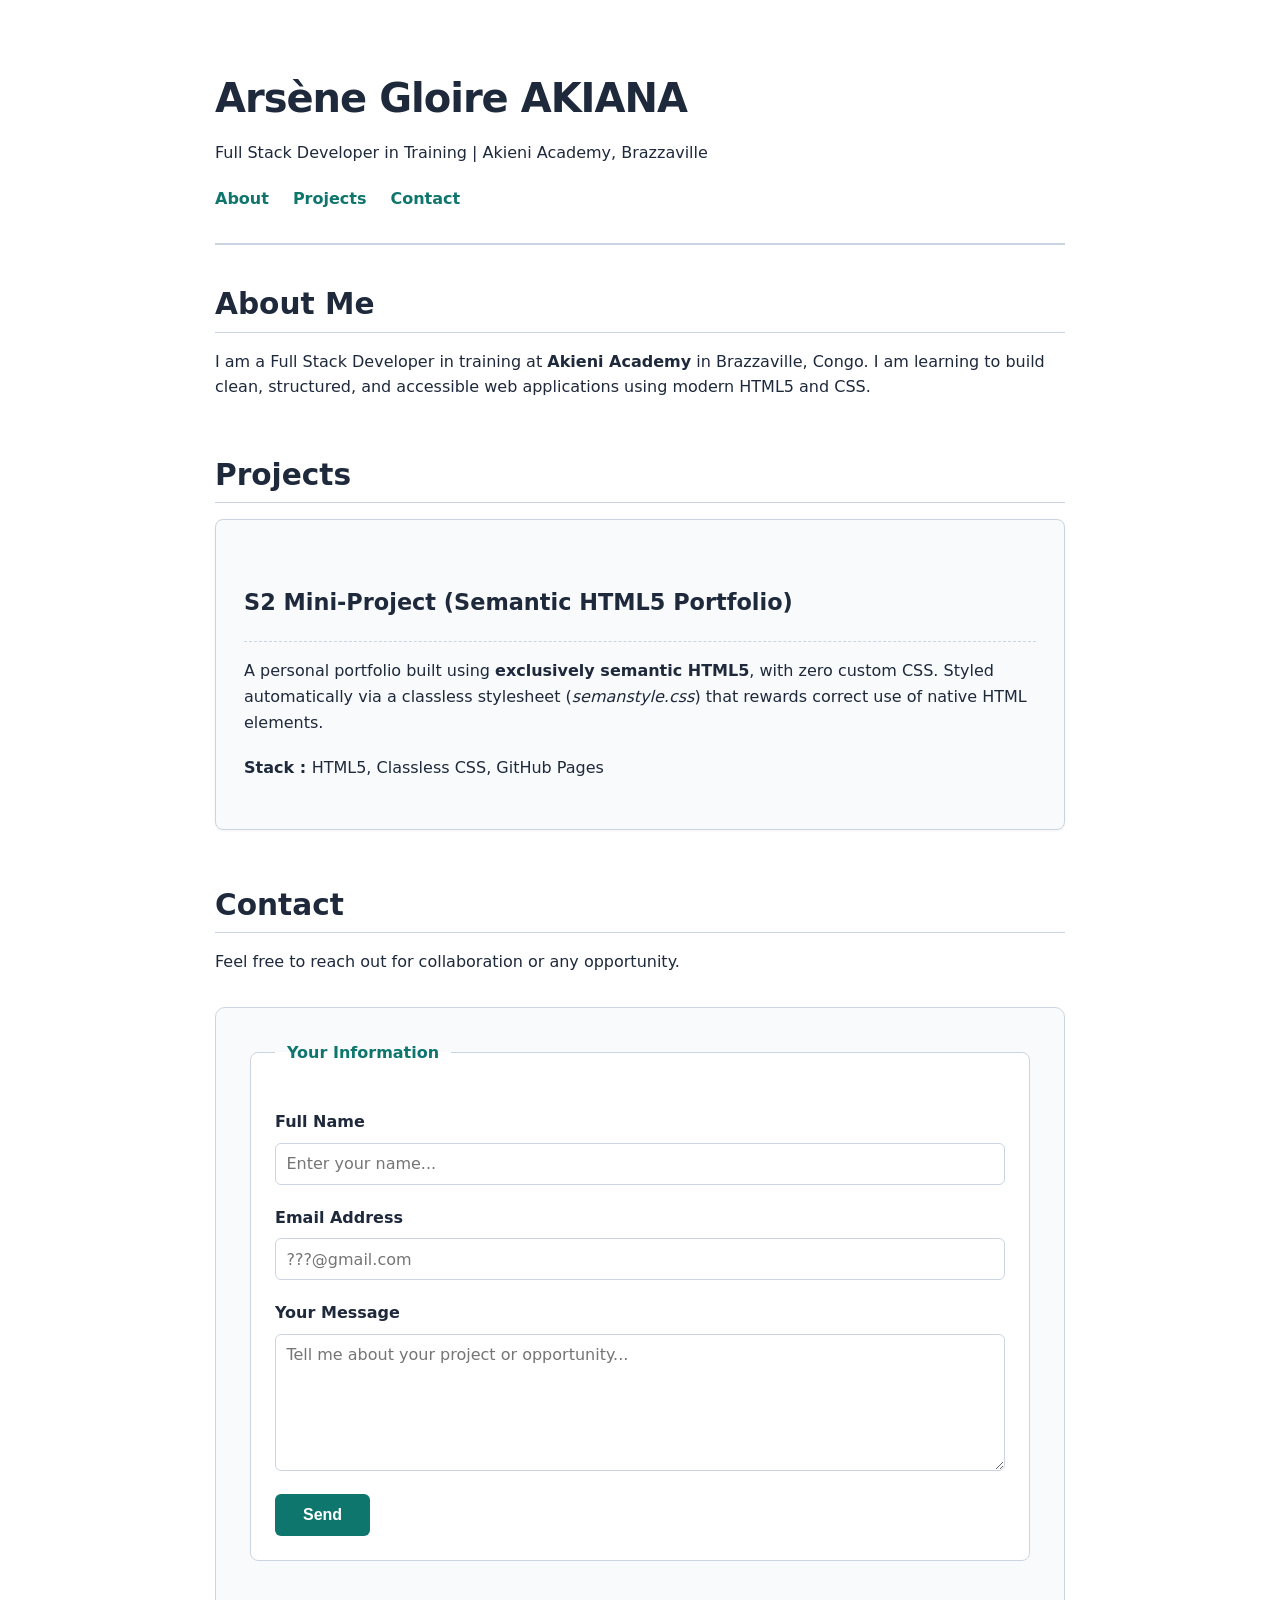
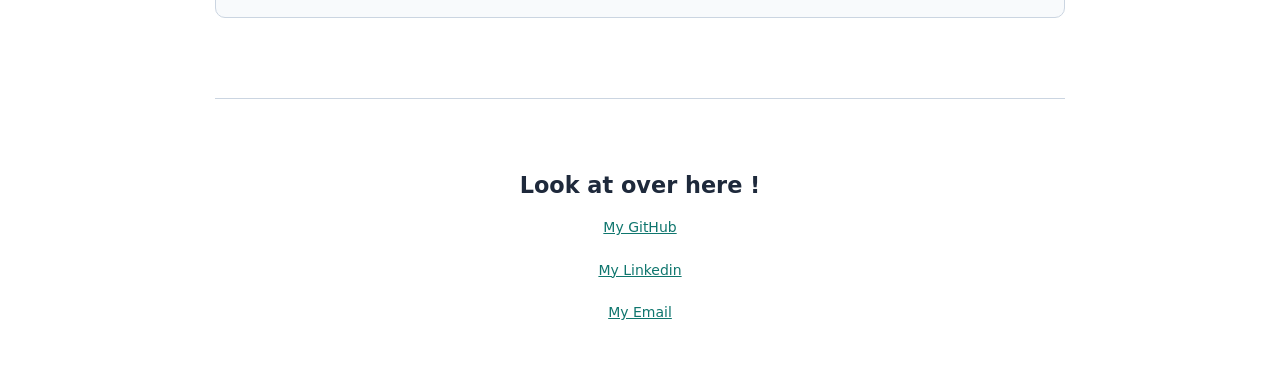
<file: Mes_Livrables/S2/index.html>
<!DOCTYPE html>
<html lang="en">
  <head>
    <meta charset="UTF-8" />
    <meta name="viewport" content="width=device-width, initial-scale=1.0" />
    <title>Arsène Portfolio</title>
    <link rel="stylesheet" href="semanstyle.css" />
  </head>

  <body>
    <header>
      <h1>Arsène Gloire AKIANA</h1>
      <p>Full Stack Developer in Training | Akieni Academy, Brazzaville</p>

      <nav>
        <ul>
          <li><a href="#about">About</a></li>
          <li><a href="#projects">Projects</a></li>
          <li><a href="#contact">Contact</a></li>
        </ul>
      </nav>
    </header>


    <main>

      <section id="about">
        <h2>About Me</h2>
        <p>
          I am a Full Stack Developer in training at <strong>Akieni Academy</strong>
          in Brazzaville, Congo. I am learning to build clean, structured, and accessible
          web applications using modern HTML5 and CSS.
        </p>
      </section>

      <section id="projects">
        <h2>Projects</h2>
        <article>
          <header>
            <h3>S2 Mini-Project (Semantic HTML5 Portfolio)</h3>
          </header>
          <p>
            A personal portfolio built using <strong>exclusively semantic HTML5</strong>,
            with zero custom CSS. Styled automatically via a classless stylesheet
            (<em>semanstyle.css</em>) that rewards correct use of native HTML elements.
          </p>
          <p><strong>Stack : </strong> HTML5, Classless CSS, GitHub Pages</p>
        </article>
      </section>

      <section id="contact">
        <h2>Contact</h2>
        <p>Feel free to reach out for collaboration or any opportunity.</p>

        <form>
          <fieldset>
            <legend>Your Information</legend>

            <label for="name">Full Name</label>
            <input type="text" id="name" name="name" placeholder="Enter your name..." required />

            <label for="email">Email Address</label>
            <input type="email" id="email" name="email" placeholder="???@gmail.com" required />

            

            <label for="message"> Your Message</label>
            <textarea id="message" 
            name="message" 
            rows="6" 
            placeholder="Tell me about your project or opportunity..."
            required
            ></textarea>
            <div>
              <button>Send</button>
           </div>
          </fieldset>
        </form>
      </section>

    </main>

    
    <footer>
        <h3>Look at over here ! </h3>
      <p>
        <a href="https://github.com/arsene-akiana">My GitHub </a>
      </p>  
      <p>
        <a href="http://linkedin.com/in/arsene-akiana"> My Linkedin </a>
      </p> 
      <p>   
        <a href="mailto:akianaarsenegloire@email.com"> My Email</a>
      </p>
    </footer>

  </body>
</html>
</file>
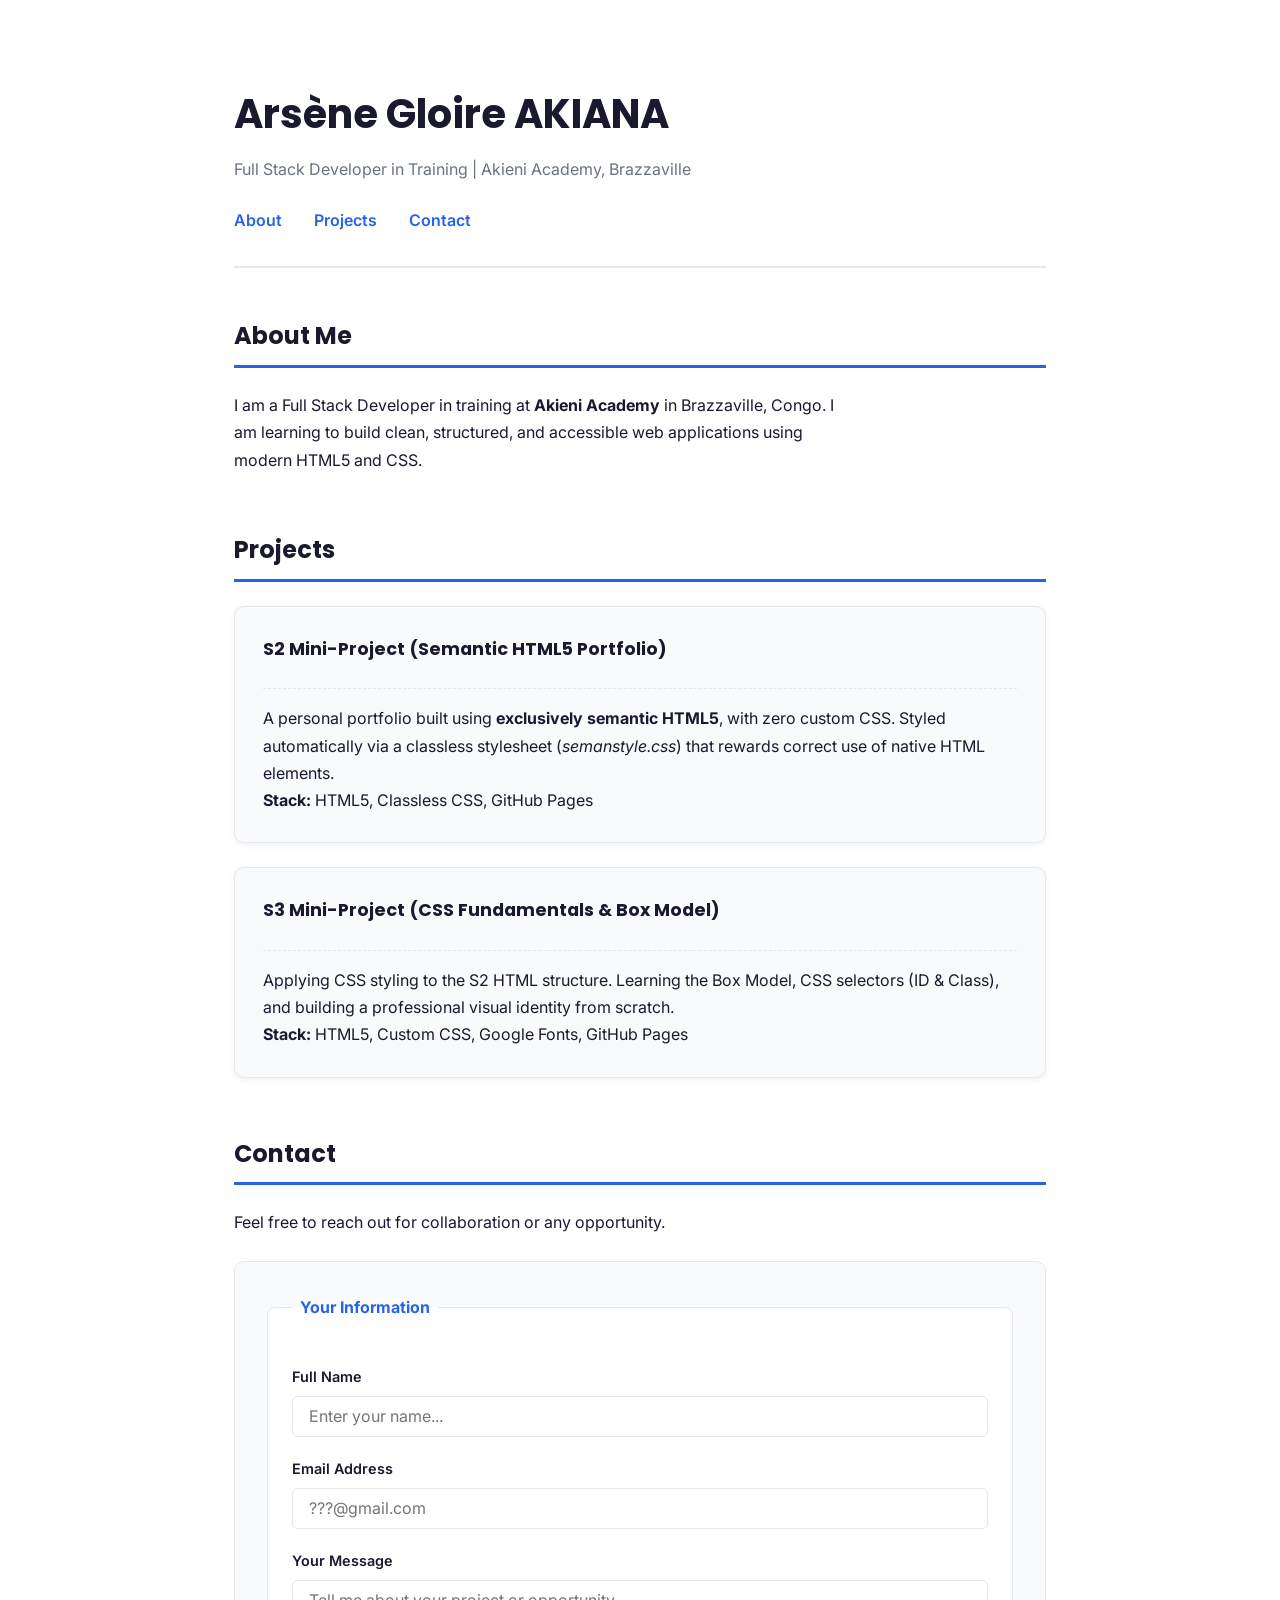
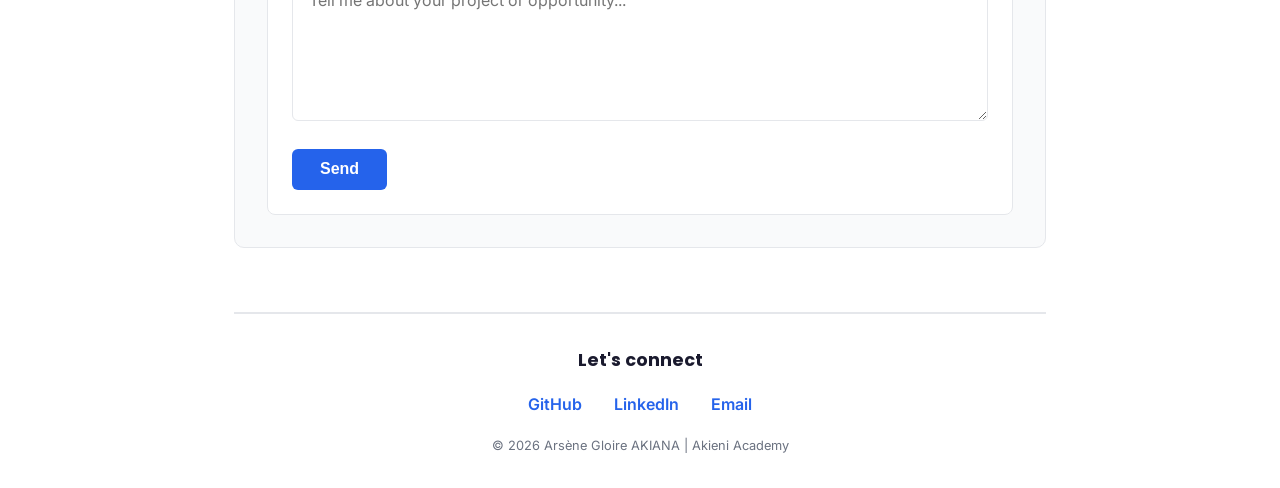
<file: Mes_Livrables/S3/S3_L1/index.html>
<!DOCTYPE html>
<html lang="en">
  <head>
    <meta charset="UTF-8" />
    <meta name="viewport" content="width=device-width, initial-scale=1.0" />
    <title>Arsène Portfolio</title>

    <!-- Google Fonts : polices importées depuis internet -->
    <link rel="preconnect" href="https://fonts.googleapis.com" />
    <link href="https://fonts.googleapis.com/css2?family=Inter:wght@400;600&family=Poppins:wght@700&display=swap" rel="stylesheet" />

    <!-- Liaison CSS : connecte ce HTML à notre feuille de style -->
    <link rel="stylesheet" href="style.css" />
  </head>

  <body>

    <header>
      <h1>Arsène Gloire AKIANA</h1>
      <p id="tagline">Full Stack Developer in Training | Akieni Academy, Brazzaville</p>
      <nav>
        <ul>
          <li><a href="#about">About</a></li>
          <li><a href="#projects">Projects</a></li>
          <li><a href="#contact">Contact</a></li>
        </ul>
      </nav>
    </header>

    <main>

      <section id="about">
        <h2>About Me</h2>
        <p>
          I am a Full Stack Developer in training at <strong>Akieni Academy</strong>
          in Brazzaville, Congo. I am learning to build clean, structured, and accessible
          web applications using modern HTML5 and CSS.
        </p>
      </section>

      <section id="projects">
        <h2>Projects</h2>

        <!-- class="project-card" réutilisée sur les deux articles -->
        <article class="project-card">
          <header>
            <h3>S2 Mini-Project (Semantic HTML5 Portfolio)</h3>
          </header>
          <p>
            A personal portfolio built using <strong>exclusively semantic HTML5</strong>,
            with zero custom CSS. Styled automatically via a classless stylesheet
            (<em>semanstyle.css</em>) that rewards correct use of native HTML elements.
          </p>
          <p><strong>Stack:</strong> HTML5, Classless CSS, GitHub Pages</p>
        </article>

        <article class="project-card">
          <header>
            <h3>S3 Mini-Project (CSS Fundamentals & Box Model)</h3>
          </header>
          <p>
            Applying CSS styling to the S2 HTML structure. Learning the Box Model,
            CSS selectors (ID & Class), and building a professional visual identity
            from scratch.
          </p>
          <p><strong>Stack:</strong> HTML5, Custom CSS, Google Fonts, GitHub Pages</p>
        </article>
      </section>

      <section id="contact">
        <h2>Contact</h2>
        <p>Feel free to reach out for collaboration or any opportunity.</p>
        <form>
          <fieldset>
            <legend>Your Information</legend>

            <label for="name">Full Name</label>
            <input type="text" id="name" name="name" placeholder="Enter your name..." required />

            <label for="email">Email Address</label>
            <input type="email" id="email" name="email" placeholder="???@gmail.com" required />

            <label for="message">Your Message</label>
            <textarea id="message" name="message" rows="6"
              placeholder="Tell me about your project or opportunity..."
              required></textarea>

            <div>
              <button type="submit">Send</button>
            </div>
          </fieldset>
        </form>
      </section>

    </main>

    <footer>
      <p id="footer-title">Let's connect</p>
      <div id="footer-links">
        <a href="https://github.com/arsene-akiana">GitHub</a>
        <a href="http://linkedin.com/in/arsene-akiana">LinkedIn</a>
        <a href="mailto:akianaarsenegloire@email.com">Email</a>
      </div>
      <p id="footer-copy">© 2026 Arsène Gloire AKIANA | Akieni Academy</p>
    </footer>

  </body>
</html>
</file>
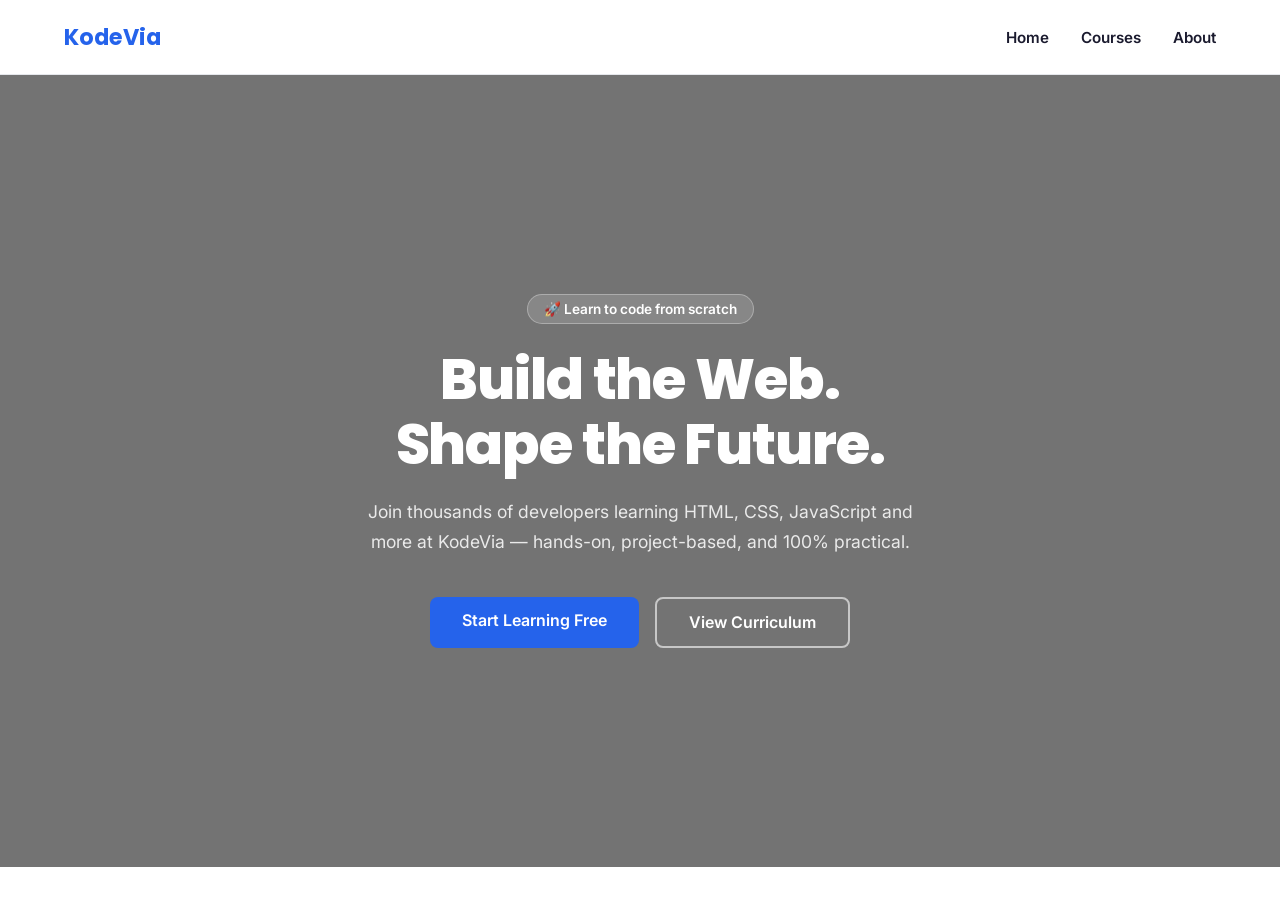
<file: Mes_Livrables/S3/S3_L3/index.html>
<!DOCTYPE html>
<html lang="en">
  <head>
    <meta charset="UTF-8" />
    <meta name="viewport" content="width=device-width, initial-scale=1.0" />
    <title>Arsène's Hero Section</title>

    <!-- Google Fonts -->
    <link rel="preconnect" href="https://fonts.googleapis.com" />
    <link href="https://fonts.googleapis.com/css2?family=Inter:wght@400;600&family=Poppins:wght@700;800&display=swap" rel="stylesheet" />

    <!-- Liaison CSS : aucun style inline dans le HTML -->
    <link rel="stylesheet" href="style.css" />
  </head>

  <body>

    <!-- HEADER : barre de navigation en haut de la page -->
    <header id="navbar">
      <div id="navbar-brand">KodeVia</div>
      <nav>
        <ul>
          <li><a href="#hero">Home</a></li>
          <li><a href="#hero">Courses</a></li>
          <li><a href="#hero">About</a></li>
        </ul>
      </nav>
    </header>

    <!-- HERO SECTION : le haut de la page d'accueil -->
    <section id="hero">

      <!-- Contenu centré sur l'image de fond -->
      <div id="hero-content">

        <!-- Badge au dessus du titre -->
        <span class="hero-badge">🚀 Learn to code from scratch</span>

        <!-- Titre principal -->
        <h1 class="hero-title">
          Build the Web.<br/>
          Shape the Future.
        </h1>

        <!-- Sous-titre -->
        <p class="hero-subtitle">
          Join thousands of developers learning HTML, CSS, JavaScript and more
          at KodeVia — hands-on, project-based, and 100% practical.
        </p>

        <!-- Boutons d'appel à l'action (CTA : Call TO Action) -->
        <div id="hero-actions"> 
          <a href="#" class="btn-primary">Start Learning Free</a>
          <a href="#" class="btn-secondary">View Curriculum</a>
          
          <!-- href="#" : lien fictif — la page cible n'existe pas encore.
          Le # évite une erreur tout en gardant le comportement d'un lien. -->
        </div>

      </div>

    </section>

  </body>
</html>
</file>
<file: Mes_Livrables/S2/semanstyle.css>
/* ==========================================================================
  SEMANSTYLE.CSS - Feuille de style "Classless" pour la semaine S1
  Objectif : Rendre le HTML beau UNIQUEMENT si les balises sont bien choisies.
  Aucune classe n'est requise (ni autorisée !).
   ========================================================================== 
*/

:root {
  --bg: #ffffff;
  --text: #1e293b;
  --primary: #0f766e;
  --primary-hover: #115e59;
  --accent: #f59e0b;
  --muted: #64748b;
  --border: #cbd5e1;
  --bg-alt: #f8fafc;
  --code-bg: #f1f5f9;
}

/* Support du Mode Sombre Automatique selon le système */
@media (prefers-color-scheme: dark) {
  :root {
    --bg: #0f172a;
    --text: #f1f5f9;
    --primary: #2dd4bf;
    --primary-hover: #5eead4;
    --accent: #fbbf24;
    --muted: #94a3b8;
    --border: #334155;
    --bg-alt: #1e293b;
    --code-bg: #1e293b;
  }
}

/* Mise en page globale */
body {
  font-family: system-ui, -apple-system, BlinkMacSystemFont, 'Segoe UI', Roboto, sans-serif;
  line-height: 1.6;
  color: var(--text);
  background-color: var(--bg);
  max-width: 850px;
  margin: 0 auto;
  padding: 2rem 1.5rem;
}

/* En-tête globale du site */
header {
  border-bottom: 2px solid var(--border);
  padding-bottom: 1.5rem;
  margin-bottom: 2.5rem;
}

/* Barre de navigation native */
nav ul {
  list-style: none;
  padding: 0;
  margin: 1rem 0 0 0;
  display: flex;
  gap: 1.5rem;
}

nav a {
  text-decoration: none;
  color: var(--primary);
  font-weight: 600;
  transition: color 0.2s ease;
}

nav a:hover {
  text-decoration: underline;
  color: var(--primary-hover);
}

/* Hiérarchie des titres */
h1, h2, h3, h4, h5, h6 {
  color: var(--text);
  line-height: 1.3;
  margin-top: 2.5rem;
  margin-bottom: 1rem;
  font-weight: 700;
}

h1 { font-size: 2.5rem; letter-spacing: -0.025em; }
h2 { font-size: 1.85rem; border-bottom: 1px solid var(--border); padding-bottom: 0.5rem; }
h3 { font-size: 1.4rem; }

p {
  margin-top: 0;
  margin-bottom: 1.25rem;
}

/* Éléments de structure et blocs */
section {
  margin-bottom: 3.5rem;
}

article {
  background: var(--bg-alt);
  padding: 1.75rem;
  border-radius: 8px;
  border: 1px solid var(--border);
  margin-bottom: 1.5rem;
  box-shadow: 0 1px 3px rgba(0,0,0,0.05);
}

article header {
  border-bottom: 1px dashed var(--border);
  padding-bottom: 0.5rem;
  margin-bottom: 1rem;
}

aside {
  background: var(--bg-alt);
  border-left: 4px solid var(--accent);
  padding: 1.25rem;
  margin: 2rem 0;
  border-radius: 0 8px 8px 0;
  font-size: 0.95rem;
}

/* Pied de page */
footer {
  margin-top: 5rem;
  border-top: 1px solid var(--border);
  padding-top: 2rem;
  font-size: 0.875rem;
  color: var(--muted);
  text-align: center;
}

/* Citations sémantiques */
blockquote {
  border-left: 4px solid var(--primary);
  margin: 1.5rem 0;
  padding: 0.5rem 0 0.5rem 1.25rem;
  font-style: italic;
  color: var(--muted);
  background: var(--bg-alt);
  border-radius: 0 4px 4px 0;
}

/* Liens génériques */
a {
  color: var(--primary);
  text-decoration: underline;
}
a:hover {
  color: var(--primary-hover);
}

/* Code et blocs techniques */
pre, code {
  font-family: ui-monospace, SFMono-Regular, Menlo, Monaco, Consolas, monospace;
  font-size: 0.9rem;
  background: var(--code-bg);
  border-radius: 4px;
}

code {
  padding: .2rem .4rem;
  color: var(--primary);
}

pre {
  padding: 1.25rem;
  overflow-x: auto;
  border: 1px solid var(--border);
  margin: 1.5rem 0;
}

pre code {
  padding: 0;
  background: transparent;
  color: inherit;
}

/* Listes */
ul, ol {
  padding-left: 1.75rem;
  margin-bottom: 1.5rem;
}

li {
  margin-bottom: 0.5rem;
}

/* Formulaires et Form Controls sémantiques */
form {
  background: var(--bg-alt);
  padding: 2rem;
  border-radius: 10px;
  border: 1px solid var(--border);
  margin: 2rem 0;
}

fieldset {
  border: 1px solid var(--border);
  border-radius: 8px;
  padding: 1.5rem;
  margin-bottom: 1.5rem;
  background: var(--bg);
}

legend {
  font-weight: 700;
  padding: 0 0.75rem;
  color: var(--primary);
}

label {
  display: block;
  font-weight: 600;
  margin-bottom: 0.5rem;
  margin-top: 1.25rem;
}

input[type="text"], 
input[type="email"], 
input[type="tel"],
input[type="password"],
select, 
textarea {
  width: 100%;
  padding: 0.65rem;
  border: 1px solid var(--border);
  border-radius: 6px;
  box-sizing: border-box;
  background: var(--bg);
  color: var(--text);
  font-family: inherit;
  font-size: 1rem;
  transition: border-color 0.2s, box-shadow 0.2s;
}

input:focus, select:focus, textarea:focus {
  outline: none;
  border-color: var(--primary);
  box-shadow: 0 0 0 3px rgba(15, 118, 110, 0.15);
}

/* Les boutons natifs deviennent cliquables et stylisés */
button, 
input[type="submit"] {
  background: var(--primary);
  color: #ffffff;
  border: none;
  padding: 0.75rem 1.75rem;
  font-size: 1rem;
  font-weight: 600;
  border-radius: 6px;
  cursor: pointer;
  transition: background-color 0.2s ease;
  margin-top: 1rem;
  display: inline-block;
}

button:hover, 
input[type="submit"]:hover {
  background: var(--primary-hover);
}

button:active, 
input[type="submit"]:active {
  transform: scale(0.98);
}
</file>
<file: Mes_Livrables/S3/S3_L1/style.css>
/* VARIABLES :
   Valeurs réutilisables dans tout le fichier.
   Changer une couleur ici = changer partout. */
:root {
  --couleur-principale: #2563eb;   /* bleu */
  --couleur-texte: #1a1a2e;        /* presque noir */
  --couleur-discret: #6b7280;      /* gris */
  --couleur-bordure: #e5e7eb;      /* gris clair */
  --couleur-fond-carte: #f9fafb;   /* blanc cassé */
  --police-titre: 'Poppins', sans-serif;
  --police-texte: 'Inter', sans-serif;
}


/*  * = sélecteur universel : cible tous les éléments. */
* {
  box-sizing: border-box; /*le padding et la border sont inclus dans la largeur (width). Mode moderne.*/
  margin: 0;
  padding: 0;
}

body {
  font-family: var(--police-texte);
  font-size: 1rem;
  line-height: 1.7;
  color: var(--couleur-texte);
  background-color: #ffffff;
  max-width: 860px;
  margin: 0 auto;       /* auto gauche+droite = centrage */
  padding: 2rem 1.5rem;
}

h1 {
  font-family: var(--police-titre);
  font-size: 2.5rem;
  font-weight: 700;
  margin-bottom: 0.5rem;
}

h2 {
  font-family: var(--police-titre);
  font-size: 1.5rem;
  font-weight: 700;
  margin-bottom: 1.5rem;
  padding-bottom: 0.5rem;
  border-bottom: 3px solid var(--couleur-principale);
}

h3 {
  font-family: var(--police-titre);
  font-size: 1.1rem;
  font-weight: 700;
  margin-bottom: 0.75rem;
}

header {
  padding: 3rem 0 2rem 0;
  margin-bottom: 3rem;
  border-bottom: 2px solid var(--couleur-bordure);
}

/* Sélecteur ID : cible <p id="tagline">
   Le # signifie ID. Unique sur la page. */
#tagline {
  color: var(--couleur-discret);
  font-size: 1rem;
  margin-top: 0.25rem;
}


nav ul {
  list-style: none;
  display: flex;
  gap: 2rem;
  margin-top: 1.5rem;
}

nav a {
  text-decoration: none;
  font-weight: 600;
  color: var(--couleur-principale);
}

/* Pseudo-classe :hover -> au survol de la souris */
nav a:hover {
  text-decoration: underline;
}

section {
  margin-bottom: 3.5rem;
}

#about p {
  max-width: 600px;
}


/* CARTES PROJETS 
   Sélecteur CLASS : .project-card → cible class="project-card".
   Le . signifie CLASS. Réutilisable sur plusieurs éléments.

   BOX MODEL visible ici :
   margin  → espace extérieur (sous la carte)
   border  → la bordure de la carte
   padding → espace intérieur (entre bordure et texte)
   content → le texte à l'intérieur */

.project-card {
  background-color: var(--couleur-fond-carte);
  border: 1px solid var(--couleur-bordure);  /* border */
  border-radius: 10px;
  padding: 1.75rem;                          /* padding */
  margin-bottom: 1.5rem;                     /* margin */
  box-shadow: 0 2px 6px rgba(0,0,0,0.06);
}

/* :hover sur la carte -> légère ombre au survol */
.project-card:hover {
  box-shadow: 0 4px 16px rgba(0,0,0,0.1);
}

article header {
  border-bottom: 1px dashed var(--couleur-bordure);
  padding-bottom: 0.75rem;
  margin-bottom: 1rem;
  /* Annule les styles du header global */
  border-top: none;
  padding-top: 0;
  margin-top: 0;
}


/* LE FORMULAIRE  */
form {
  background-color: var(--couleur-fond-carte);
  border: 1px solid var(--couleur-bordure);
  border-radius: 10px;
  padding: 2rem;
  margin-top: 1.5rem;
}

fieldset {
  border: 1px solid var(--couleur-bordure);
  border-radius: 8px;
  padding: 1.5rem;
  background-color: #ffffff;
}

legend {
  font-weight: 700;
  color: var(--couleur-principale);
  padding: 0 0.5rem;
}

label {
  display: block;
  font-weight: 600;
  font-size: 0.9rem;
  margin-top: 1.25rem;
  margin-bottom: 0.4rem;
}

/* Sélecteur d'attribut : cible les input selon leur type */
input[type="text"],
input[type="email"],
textarea {
  width: 100%;
  padding: 0.6rem 1rem;
  border: 1px solid var(--couleur-bordure);
  border-radius: 6px;
  font-family: var(--police-texte);
  font-size: 1rem;
  background-color: #ffffff;
  color: var(--couleur-texte);
}

/* :focus -> quand l'utilisateur clique dans le champ */
input:focus,
textarea:focus {
  outline: none; 
  border-color: var(--couleur-principale);
  box-shadow: 0 0 0 3px rgba(37, 99, 235, 0.15);
}

button {
  background-color: var(--couleur-principale);
  color: #ffffff;
  border: none;
  padding: 0.7rem 1.75rem;
  font-size: 1rem;
  font-weight: 600;
  border-radius: 6px;
  cursor: pointer;
  margin-top: 1.25rem;
}

button:hover {
  background-color: #1d4ed8;
}


/* --- FOOTER ---
   Sélecteur de balise : cible <footer>. */
footer {
  margin-top: 4rem;
  padding-top: 2rem;
  border-top: 2px solid var(--couleur-bordure);
  text-align: center;
}

/* Sélecteurs ID dans le footer */
#footer-title {
  font-family: var(--police-titre);
  font-weight: 700;
  font-size: 1.1rem;
  margin-bottom: 1rem;
}

#footer-links {
  display: flex;
  justify-content: center;
  gap: 2rem;
  margin-bottom: 1rem;
}

#footer-links a {
  color: var(--couleur-principale);
  text-decoration: none;
  font-weight: 600;
}

#footer-links a:hover {
  text-decoration: underline;
}

#footer-copy {
  font-size: 0.8rem;
  color: var(--couleur-discret);
}
</file>
<file: Mes_Livrables/S3/S3_L3/style.css>
/* VARIABLES */
:root {
  --couleur-principale: #2563eb;
  --couleur-principale-dark: #1d4ed8;
  --couleur-texte: #1a1a2e;
  --couleur-bordure: #e5e7eb;
  --police-titre: 'Poppins', sans-serif;
  --police-texte: 'Inter', sans-serif;
}

* {
  box-sizing: border-box;
  margin: 0;
  padding: 0;
}

body {
  font-family: var(--police-texte);
  color: var(--couleur-texte);
  background-color: #ffffff;
}

/* ID #navbar : barre de navigation fixe en haut */
#navbar {
  display: flex;
  align-items: center;
  justify-content: space-between; /* logo à gauche, nav à droite */
  padding: 1.25rem 4rem;
  background-color: #ffffff;
  border-bottom: 1px solid var(--couleur-bordure);
  position: sticky;  /* reste visible quand on fait défiler la page */
  top: 0;
  z-index: 10;       /* reste au-dessus des autres éléments */
}

/* ID #navbar-brand : le nom/logo du site */
#navbar-brand {
  font-family: var(--police-titre);
  font-size: 1.4rem;
  font-weight: 700;
  color: var(--couleur-principale);
}

nav ul {
  list-style: none;
  display: flex;
  gap: 2rem;
}

nav a {
  text-decoration: none;
  font-weight: 600;
  font-size: 0.95rem;
  color: var(--couleur-texte);
  transition: color 0.2s ease;
}

nav a:hover {
  color: var(--couleur-principale);
}

/* ID #hero : la section principale.
   background-image -> image de fond (pas de balise <img> dans le HTML).
   Aucun style inline : tout vient du CSS. */
#hero {
  background-image: url('https://images.unsplash.com/photo-1498050108023-c5249f4df085?w=1400&fit=crop');
  background-size: cover;      /* l'image couvre toute la section */
  background-position: center; /* centrée */
  background-repeat: no-repeat;

  /* Superpose un calque sombre semi-transparent sur l'image
     pour que le texte blanc reste lisible */
  background-color: rgba(0, 0, 0, 0.55);
  background-blend-mode: multiply;

  min-height: 88vh;  /* presque toute la hauteur de l'écran */
  display: flex;
  align-items: center;     /* centre le contenu verticalement */
  justify-content: center; /* centre le contenu horizontalement */
}

/* ID #hero-content : le bloc de texte centré dans le hero */
#hero-content {
  text-align: center;
  max-width: 700px;
  padding: 2rem;
}

.hero-badge {
  display: inline-block;
  background-color: rgba(255, 255, 255, 0.15);
  color: #ffffff;
  font-size: 0.85rem;
  font-weight: 600;
  padding: 6px 16px;
  border-radius: 999px;
  border: 1px solid rgba(255, 255, 255, 0.3);
  margin-bottom: 1.5rem;
}

.hero-title {
  font-family: var(--police-titre);
  font-size: 3.5rem;
  font-weight: 800;
  color: #ffffff;
  line-height: 1.15;
  margin-bottom: 1.25rem;
  letter-spacing: -0.02em;
}

.hero-subtitle {
  font-size: 1.1rem;
  color: rgba(255, 255, 255, 0.85); /* blanc légèrement transparent */
  line-height: 1.7;
  margin-bottom: 2.5rem;
  max-width: 560px;
  margin-left: auto;   /* ces deux lignes centrent le paragraphe */
  margin-right: auto;
}


/* ID #hero-actions : conteneur des deux boutons */
#hero-actions {
  display: flex;
  gap: 1rem;
  justify-content: center; /* boutons centrés */
  flex-wrap: wrap;         /* passent à la ligne sur petit écran */
}

.btn-primary {
  display: inline-block;
  background-color: var(--couleur-principale);
  color: #ffffff;
  text-decoration: none;
  font-weight: 600;
  font-size: 1rem;
  padding: 0.85rem 2rem;
  border-radius: 8px;
  transition: background-color 0.2s ease, transform 0.15s ease;
}

.btn-primary:hover {
  background-color: var(--couleur-principale-dark);
  transform: translateY(-2px);
}

.btn-secondary {
  display: inline-block;
  background-color: transparent;
  color: #ffffff;
  text-decoration: none;
  font-weight: 600;
  font-size: 1rem;
  padding: 0.85rem 2rem;
  border-radius: 8px;
  border: 2px solid rgba(255, 255, 255, 0.6);
  transition: background-color 0.2s ease, border-color 0.2s ease;
}

.btn-secondary:hover {
  background-color: rgba(255, 255, 255, 0.1);
  border-color: #ffffff;
}
</file>
